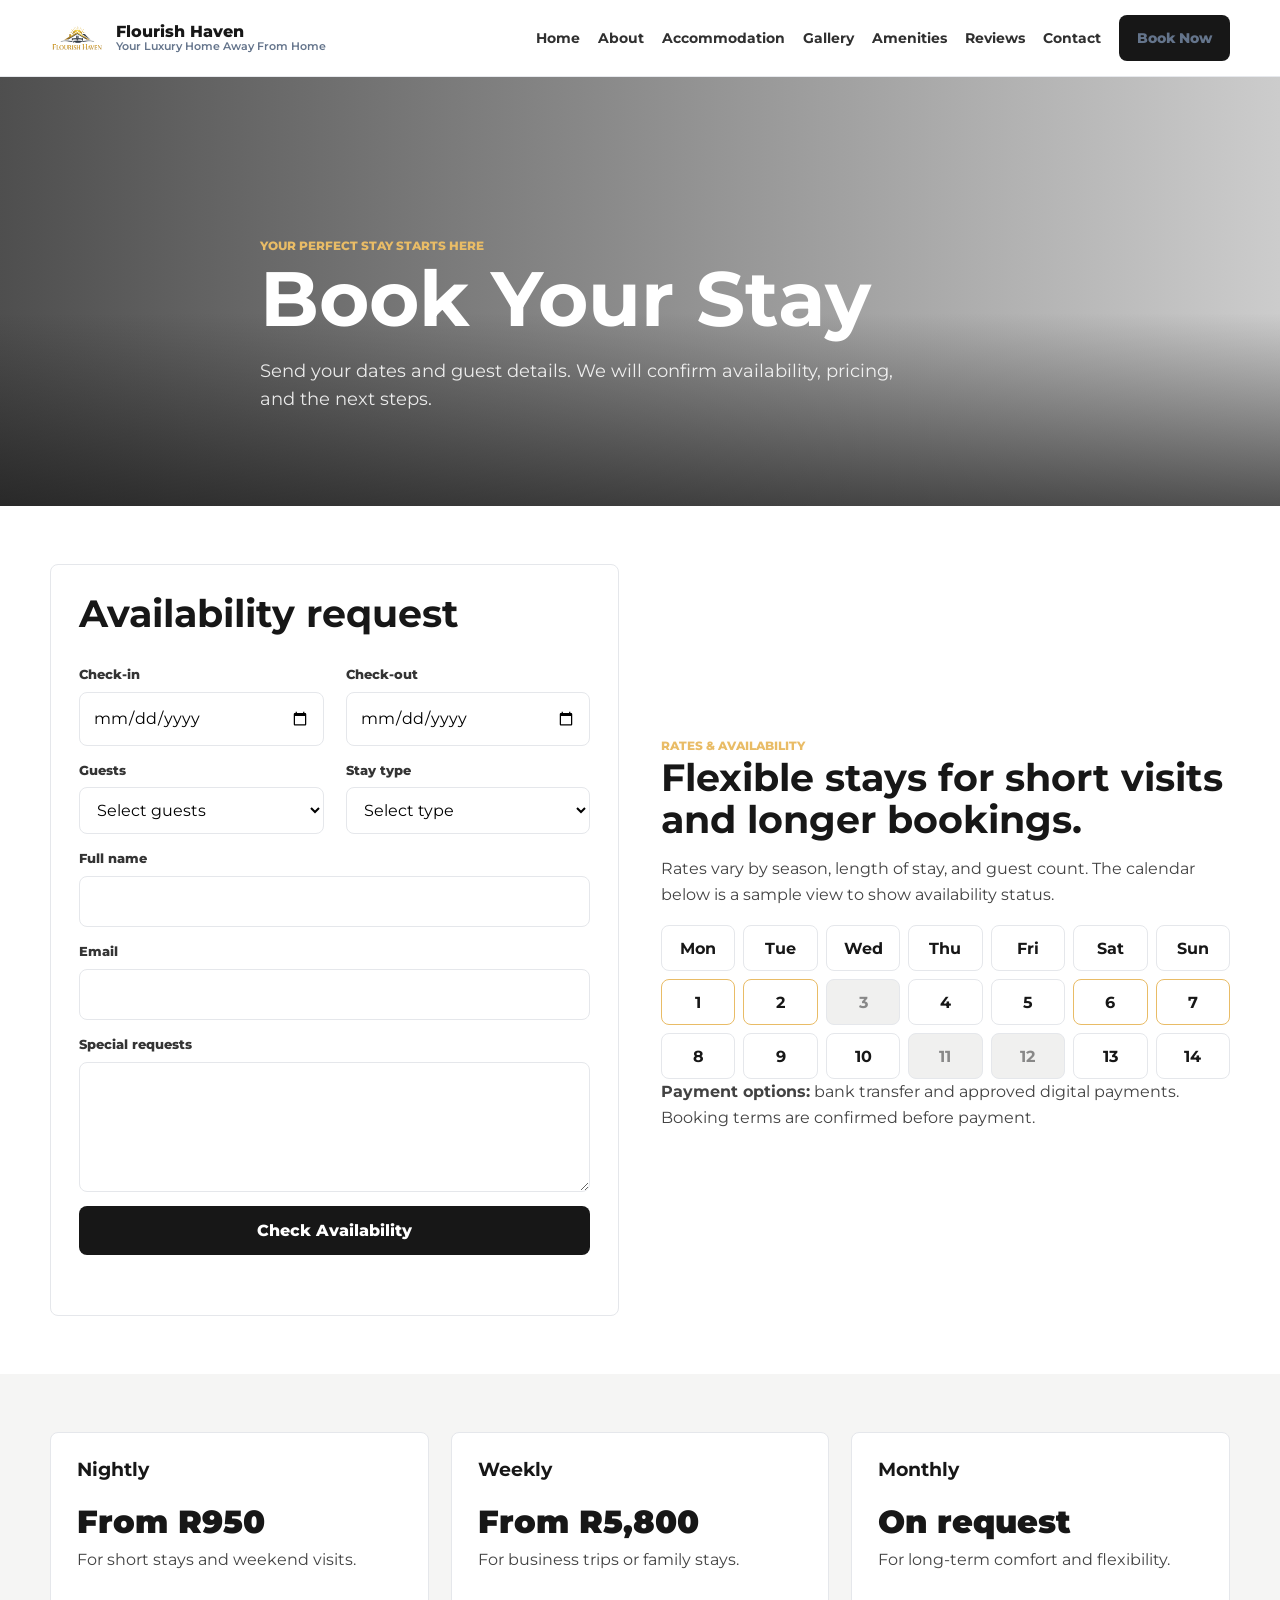
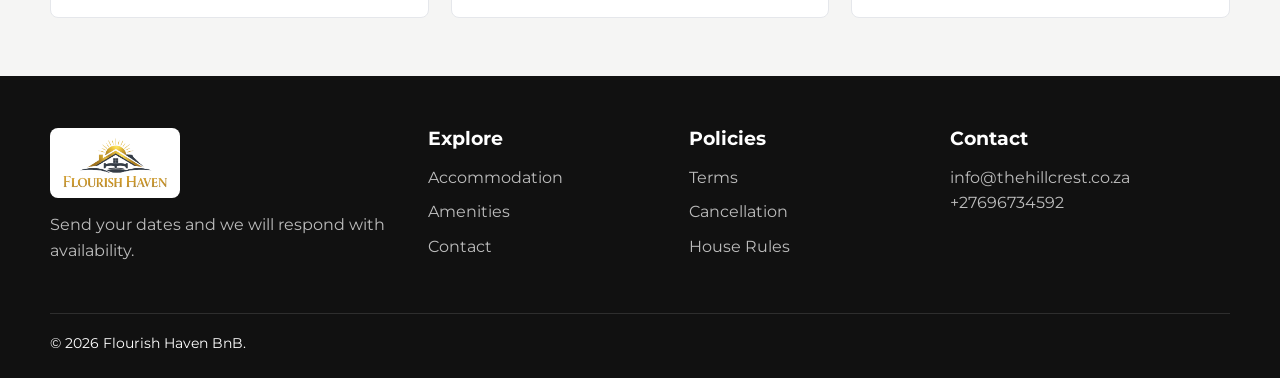
<file: booking.html>
<!doctype html>
<html lang="en">
<head>
  <meta charset="utf-8"><meta name="viewport" content="width=device-width, initial-scale=1">
  <title>Book Now | Flourish Haven BnB</title>
  <meta name="description" content="Request availability and book your stay at Flourish Haven BnB. View rates, calendar examples, payment options, and booking terms.">
  <link rel="preconnect" href="https://fonts.googleapis.com"><link rel="preconnect" href="https://fonts.gstatic.com" crossorigin><link href="https://fonts.googleapis.com/css2?family=Montserrat:wght@400;600;700;800;900&display=swap" rel="stylesheet"><link rel="stylesheet" href="styles.css">
</head>
<body>
  <header class="topbar"><nav class="nav container"><a class="brand" href="index.html"><img src="assets/flourishhaven-logo.png" alt="Flourish Haven logo"><span>Flourish Haven<small>Your Luxury Home Away From Home</small></span></a><button class="hamburger" aria-label="Open menu" aria-expanded="false"><span></span><span></span><span></span></button><div class="menu"><a href="index.html">Home</a><a href="about.html">About</a><a href="accommodation.html">Accommodation</a><a href="gallery.html">Gallery</a><a href="amenities-attractions.html">Amenities</a><a href="reviews-faq.html">Reviews</a><a href="contact.html">Contact</a><a class="btn active" href="booking.html">Book Now</a></div></nav></header>
  <main>
    <section class="hero compact"><div class="slide active" style="--image:url('https://images.unsplash.com/photo-1556745757-8d76bdb6984b?auto=format&fit=crop&w=1800&q=80')"></div><div class="container hero-content"><span class="eyebrow">Your perfect stay starts here</span><h1>Book Your Stay</h1><p>Send your dates and guest details. We will confirm availability, pricing, and the next steps.</p></div></section>
    <section class="section"><div class="container split fade-in"><form class="panel form" data-validate><h2>Availability request</h2><div class="grid two"><div class="field"><label for="arrival">Check-in</label><input id="arrival" name="arrival" type="date" required></div><div class="field"><label for="departure">Check-out</label><input id="departure" name="departure" type="date" required></div></div><div class="grid two"><div class="field"><label for="guests">Guests</label><select id="guests" name="guests" required><option value="">Select guests</option><option>1 guest</option><option>2 guests</option><option>3 guests</option><option>4 guests</option><option>5 guests</option></select></div><div class="field"><label for="stay">Stay type</label><select id="stay" name="stay" required><option value="">Select type</option><option>Business</option><option>Leisure</option><option>Family visit</option><option>Long-term stay</option></select></div></div><div class="field"><label for="booker">Full name</label><input id="booker" name="booker" required></div><div class="field"><label for="booking-email">Email</label><input id="booking-email" name="booking-email" type="email" required></div><div class="field"><label for="notes">Special requests</label><textarea id="notes" name="notes"></textarea></div><button class="btn" type="submit">Check Availability</button><p class="form-message" role="status"></p></form><div><span class="eyebrow">Rates & availability</span><h2>Flexible stays for short visits and longer bookings.</h2><p>Rates vary by season, length of stay, and guest count. The calendar below is a sample view to show availability status.</p><div class="calendar" aria-label="Sample availability calendar"><span>Mon</span><span>Tue</span><span>Wed</span><span>Thu</span><span>Fri</span><span>Sat</span><span>Sun</span><span class="open">1</span><span class="open">2</span><span class="busy">3</span><span>4</span><span>5</span><span class="open">6</span><span class="open">7</span><span>8</span><span>9</span><span>10</span><span class="busy">11</span><span class="busy">12</span><span>13</span><span>14</span></div><p><strong>Payment options:</strong> bank transfer and approved digital payments. Booking terms are confirmed before payment.</p></div></div></section>
    <section class="section muted"><div class="container grid three fade-in"><div class="rate"><h3>Nightly</h3><div class="price">From R950</div><p>For short stays and weekend visits.</p></div><div class="rate"><h3>Weekly</h3><div class="price">From R5,800</div><p>For business trips or family stays.</p></div><div class="rate"><h3>Monthly</h3><div class="price">On request</div><p>For long-term comfort and flexibility.</p></div></div></section>
  </main>
  <footer class="footer"><div class="container footer-grid"><div><img class="footer-logo" src="assets/flourishhaven-logo.png" alt="Flourish Haven logo"><p>Send your dates and we will respond with availability.</p></div><div><h3>Explore</h3><ul><li><a href="accommodation.html">Accommodation</a></li><li><a href="amenities-attractions.html">Amenities</a></li><li><a href="contact.html">Contact</a></li></ul></div><div><h3>Policies</h3><ul><li><a href="policies.html#terms">Terms</a></li><li><a href="policies.html#cancellation">Cancellation</a></li><li><a href="policies.html#rules">House Rules</a></li></ul></div><div><h3>Contact</h3><p>info@thehillcrest.co.za<br>+27696734592</p></div></div><div class="container copyright">&copy; 2026 Flourish Haven BnB.</div></footer><button class="back-to-top" aria-label="Back to top">&#8593;</button><script src="script.js"></script>
</body>
</html>
</file>
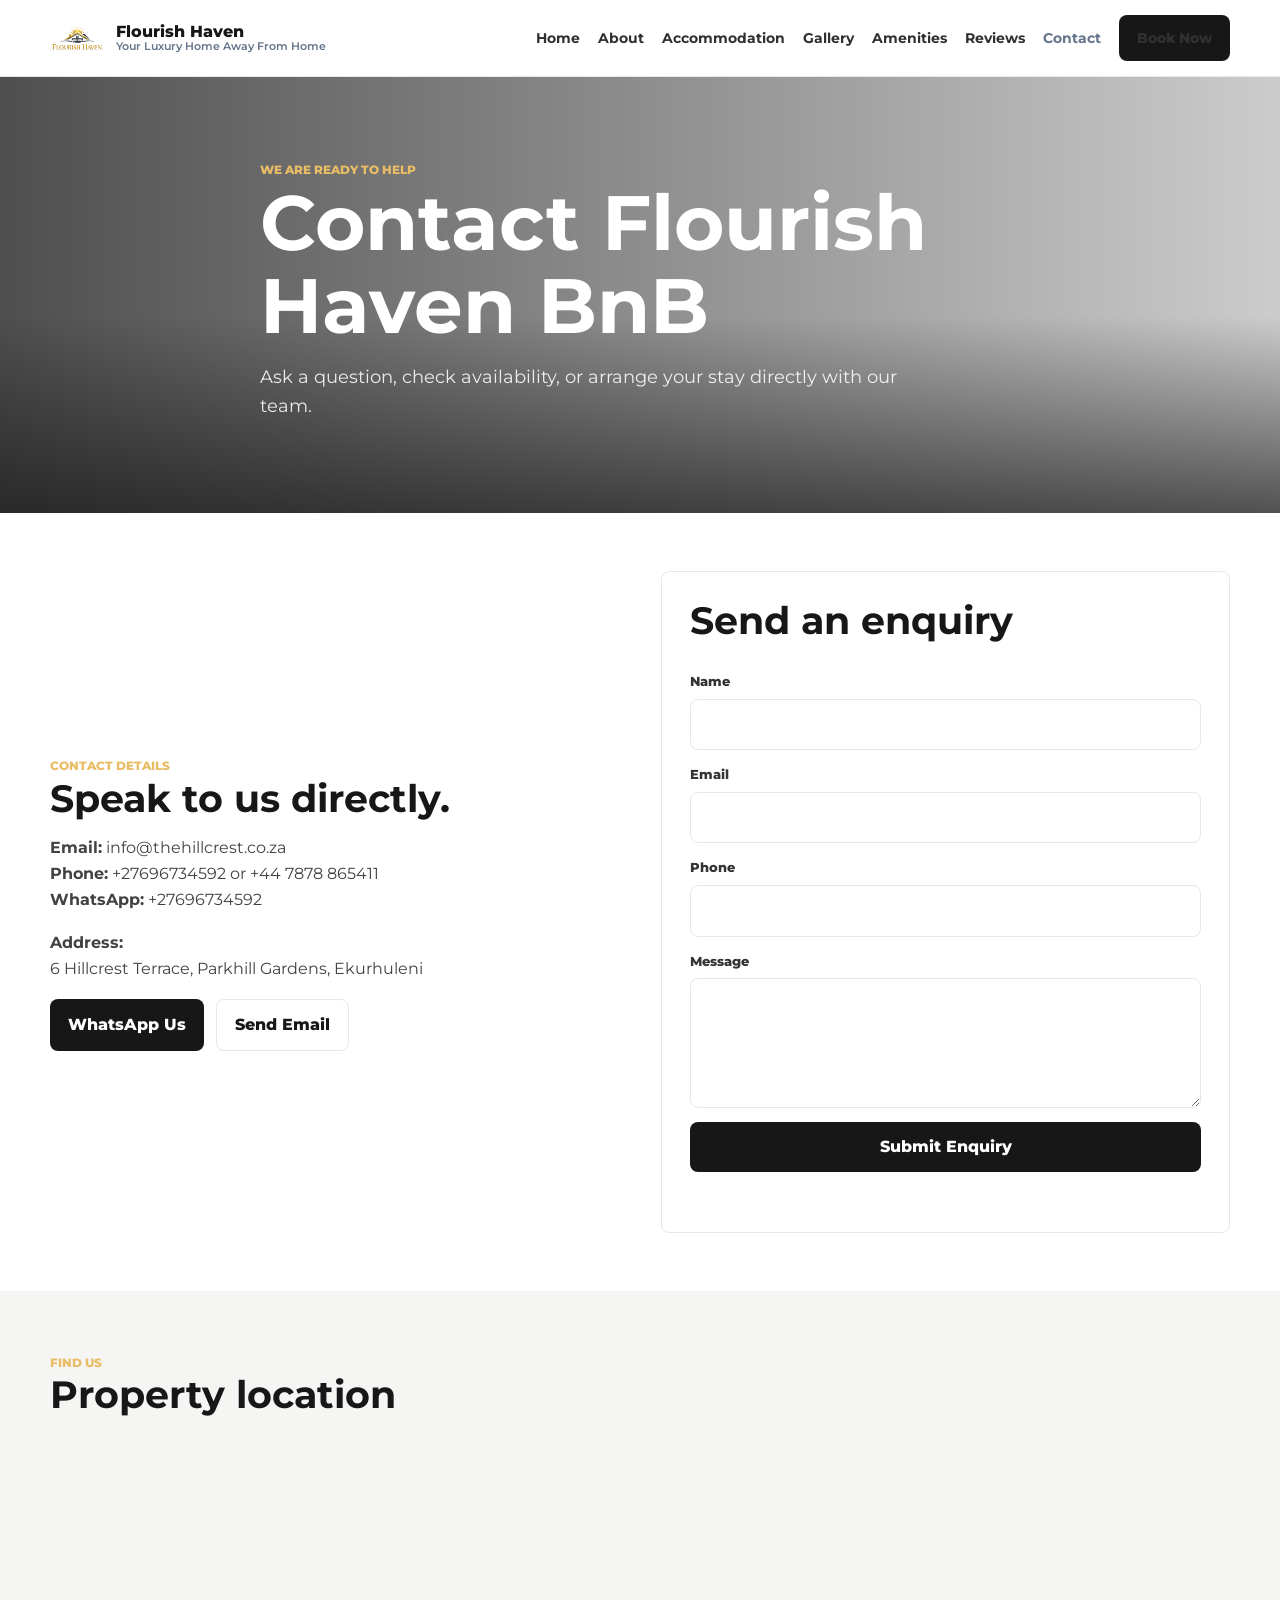
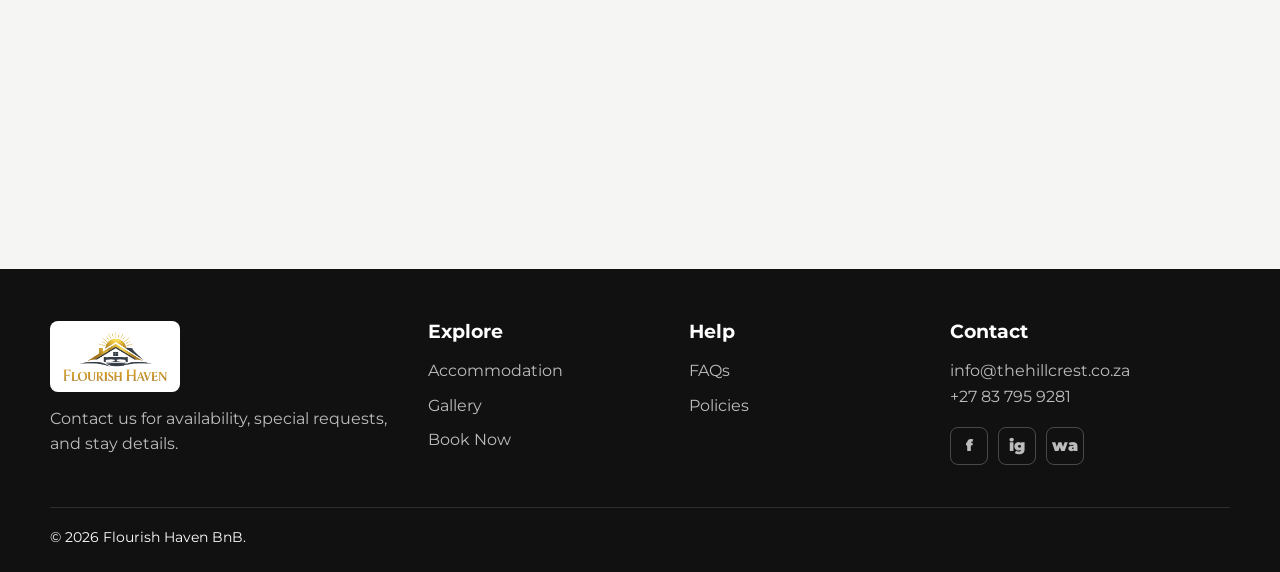
<file: contact.html>
<!doctype html>
<html lang="en">
<head>
  <meta charset="utf-8"><meta name="viewport" content="width=device-width, initial-scale=1">
  <title>Contact Us | Flourish Haven BnB</title>
  <meta name="description" content="Contact Flourish Haven BnB by email, phone, WhatsApp, or the contact form. Find the property at 6 Hillcrest Terrace, Parkhill Gardens, Ekurhuleni.">
  <link rel="preconnect" href="https://fonts.googleapis.com"><link rel="preconnect" href="https://fonts.gstatic.com" crossorigin><link href="https://fonts.googleapis.com/css2?family=Montserrat:wght@400;600;700;800;900&display=swap" rel="stylesheet"><link rel="stylesheet" href="styles.css">
</head>
<body>
  <header class="topbar"><nav class="nav container"><a class="brand" href="index.html"><img src="assets/flourishhaven-logo.png" alt="Flourish Haven logo"><span>Flourish Haven<small>Your Luxury Home Away From Home</small></span></a><button class="hamburger" aria-label="Open menu" aria-expanded="false"><span></span><span></span><span></span></button><div class="menu"><a href="index.html">Home</a><a href="about.html">About</a><a href="accommodation.html">Accommodation</a><a href="gallery.html">Gallery</a><a href="amenities-attractions.html">Amenities</a><a href="reviews-faq.html">Reviews</a><a class="active" href="contact.html">Contact</a><a class="btn" href="booking.html">Book Now</a></div></nav></header>
  <main>
    <section class="hero compact"><div class="slide active" style="--image:url('https://images.unsplash.com/photo-1497366754035-f200968a6e72?auto=format&fit=crop&w=1800&q=80')"></div><div class="container hero-content"><span class="eyebrow">We are ready to help</span><h1>Contact Flourish Haven BnB</h1><p>Ask a question, check availability, or arrange your stay directly with our team.</p></div></section>
    <section class="section"><div class="container split fade-in"><div><span class="eyebrow">Contact details</span><h2>Speak to us directly.</h2><p><strong>Email:</strong> info@thehillcrest.co.za<br><strong>Phone:</strong> +27696734592 or +44 7878 865411<br><strong>WhatsApp:</strong> +27696734592</p><p><strong>Address:</strong><br>6 Hillcrest Terrace, Parkhill Gardens, Ekurhuleni</p><div class="actions"><a class="btn" href="https://wa.me/27696734592">WhatsApp Us</a><a class="btn outline" href="mailto:info@thehillcrest.co.za">Send Email</a></div></div><form class="panel form" data-validate><h2>Send an enquiry</h2><div class="field"><label for="name">Name</label><input id="name" name="name" required></div><div class="field"><label for="email">Email</label><input id="email" name="email" type="email" required></div><div class="field"><label for="phone">Phone</label><input id="phone" name="phone"></div><div class="field"><label for="message">Message</label><textarea id="message" name="message" required></textarea></div><button class="btn" type="submit">Submit Enquiry</button><p class="form-message" role="status"></p></form></div></section>
    <section class="section muted"><div class="container fade-in"><div class="section-head"><span class="eyebrow">Find us</span><h2>Property location</h2></div><iframe class="map" title="Flourish Haven BnB map" loading="lazy" referrerpolicy="no-referrer-when-downgrade" src="https://www.google.com/maps?q=-26.24018799856529,28.191976953076963&z=15&output=embed"></iframe></div></section>
  </main>
  <footer class="footer"><div class="container footer-grid"><div><img class="footer-logo" src="assets/flourishhaven-logo.png" alt="Flourish Haven logo"><p>Contact us for availability, special requests, and stay details.</p></div><div><h3>Explore</h3><ul><li><a href="accommodation.html">Accommodation</a></li><li><a href="gallery.html">Gallery</a></li><li><a href="booking.html">Book Now</a></li></ul></div><div><h3>Help</h3><ul><li><a href="reviews-faq.html">FAQs</a></li><li><a href="policies.html">Policies</a></li></ul></div><div><h3>Contact</h3><p>info@thehillcrest.co.za<br>+27 83 795 9281</p><div class="socials"><a href="#">f</a><a href="#">ig</a><a href="https://wa.me/27837959281">wa</a></div></div></div><div class="container copyright">&copy; 2026 Flourish Haven BnB.</div></footer><button class="back-to-top" aria-label="Back to top">&#8593;</button><script src="script.js"></script>
</body>
</html>
</file>
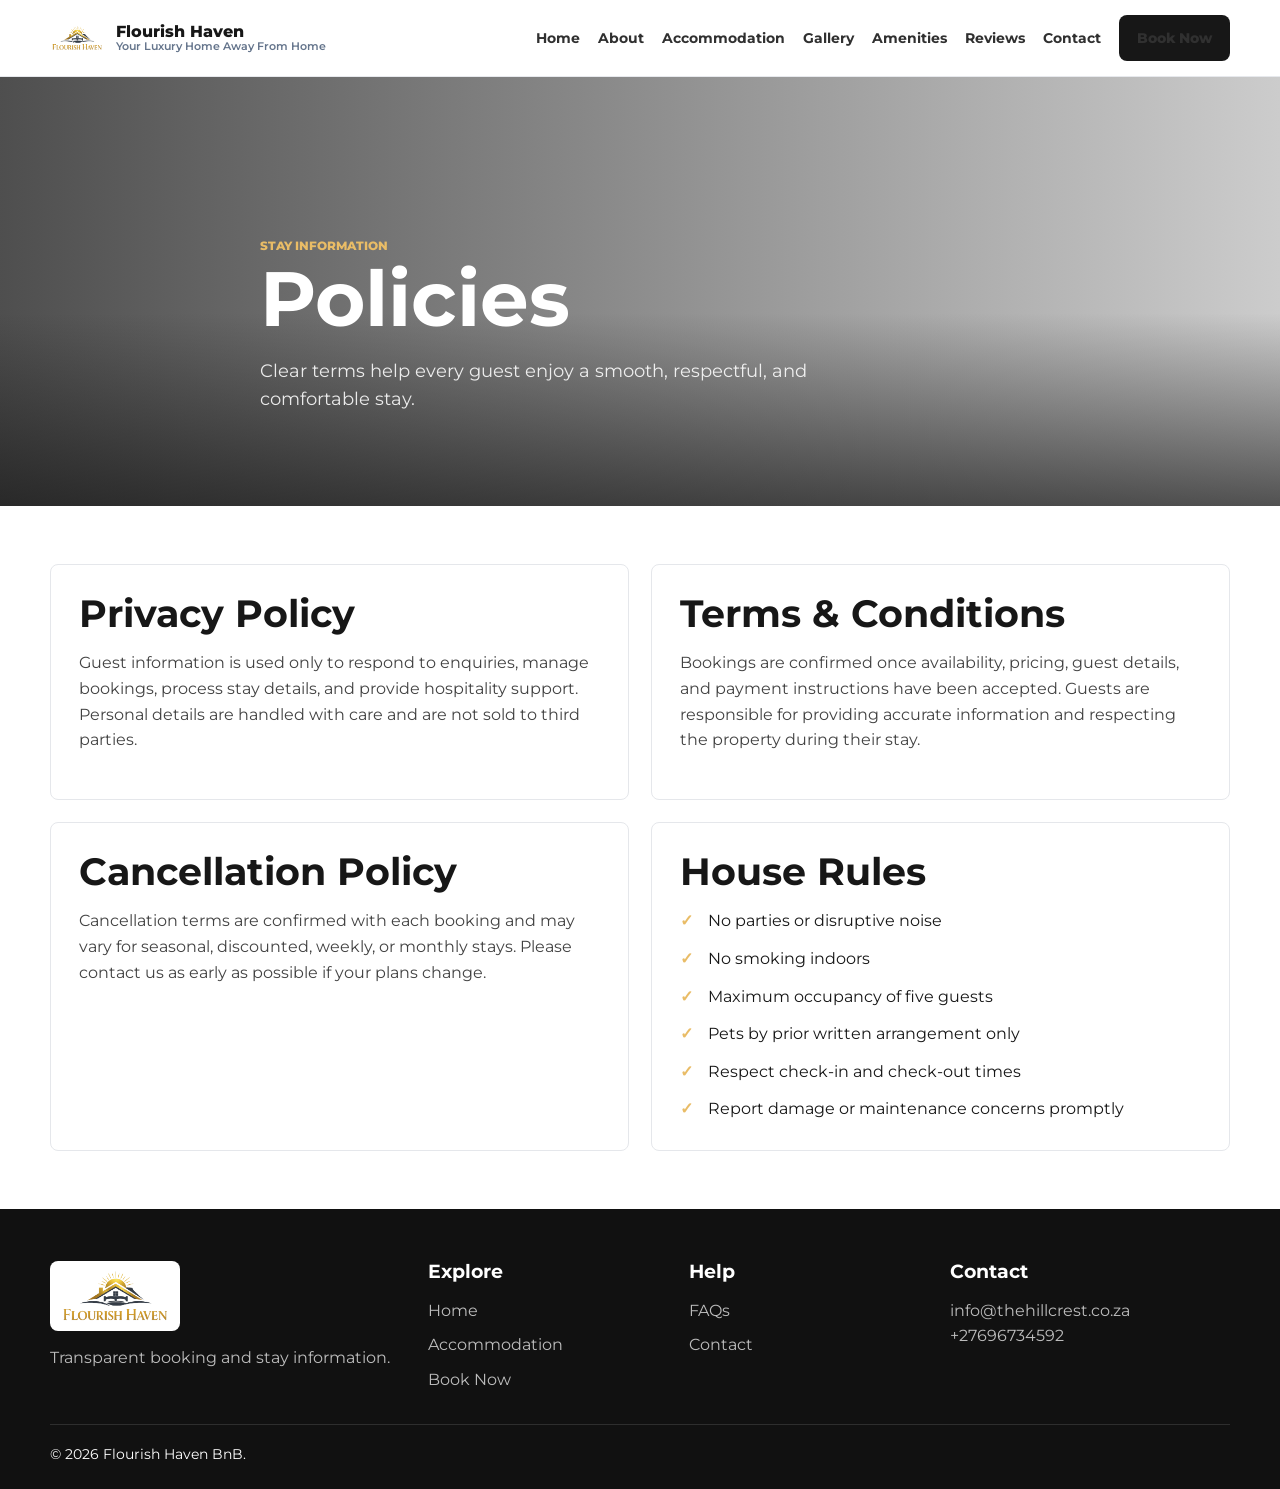
<file: policies.html>
<!doctype html>
<html lang="en">
<head>
  <meta charset="utf-8"><meta name="viewport" content="width=device-width, initial-scale=1">
  <title>Policies | Flourish Haven BnB</title>
  <meta name="description" content="Review Flourish Haven BnB privacy policy, terms and conditions, cancellation policy, and house rules.">
  <link rel="preconnect" href="https://fonts.googleapis.com"><link rel="preconnect" href="https://fonts.gstatic.com" crossorigin><link href="https://fonts.googleapis.com/css2?family=Montserrat:wght@400;600;700;800;900&display=swap" rel="stylesheet"><link rel="stylesheet" href="styles.css">
</head>
<body>
  <header class="topbar"><nav class="nav container"><a class="brand" href="index.html"><img src="assets/flourishhaven-logo.png" alt="Flourish Haven logo"><span>Flourish Haven<small>Your Luxury Home Away From Home</small></span></a><button class="hamburger" aria-label="Open menu" aria-expanded="false"><span></span><span></span><span></span></button><div class="menu"><a href="index.html">Home</a><a href="about.html">About</a><a href="accommodation.html">Accommodation</a><a href="gallery.html">Gallery</a><a href="amenities-attractions.html">Amenities</a><a href="reviews-faq.html">Reviews</a><a href="contact.html">Contact</a><a class="btn" href="booking.html">Book Now</a></div></nav></header>
  <main>
    <section class="hero compact"><div class="slide active" style="--image:url('https://images.unsplash.com/photo-1450101499163-c8848c66ca85?auto=format&fit=crop&w=1800&q=80')"></div><div class="container hero-content"><span class="eyebrow">Stay information</span><h1>Policies</h1><p>Clear terms help every guest enjoy a smooth, respectful, and comfortable stay.</p></div></section>
    <section class="section"><div class="container grid two fade-in">
      <article class="panel" id="privacy"><h2>Privacy Policy</h2><p>Guest information is used only to respond to enquiries, manage bookings, process stay details, and provide hospitality support. Personal details are handled with care and are not sold to third parties.</p></article>
      <article class="panel" id="terms"><h2>Terms & Conditions</h2><p>Bookings are confirmed once availability, pricing, guest details, and payment instructions have been accepted. Guests are responsible for providing accurate information and respecting the property during their stay.</p></article>
      <article class="panel" id="cancellation"><h2>Cancellation Policy</h2><p>Cancellation terms are confirmed with each booking and may vary for seasonal, discounted, weekly, or monthly stays. Please contact us as early as possible if your plans change.</p></article>
      <article class="panel" id="rules"><h2>House Rules</h2><ul class="check-list"><li>No parties or disruptive noise</li><li>No smoking indoors</li><li>Maximum occupancy of five guests</li><li>Pets by prior written arrangement only</li><li>Respect check-in and check-out times</li><li>Report damage or maintenance concerns promptly</li></ul></article>
    </div></section>
  </main>
  <footer class="footer"><div class="container footer-grid"><div><img class="footer-logo" src="assets/flourishhaven-logo.png" alt="Flourish Haven logo"><p>Transparent booking and stay information.</p></div><div><h3>Explore</h3><ul><li><a href="index.html">Home</a></li><li><a href="accommodation.html">Accommodation</a></li><li><a href="booking.html">Book Now</a></li></ul></div><div><h3>Help</h3><ul><li><a href="reviews-faq.html">FAQs</a></li><li><a href="contact.html">Contact</a></li></ul></div><div><h3>Contact</h3><p>info@thehillcrest.co.za<br>+27696734592</p></div></div><div class="container copyright">&copy; 2026 Flourish Haven BnB.</div></footer><button class="back-to-top" aria-label="Back to top">&#8593;</button><script src="script.js"></script>
</body>
</html>
</file>
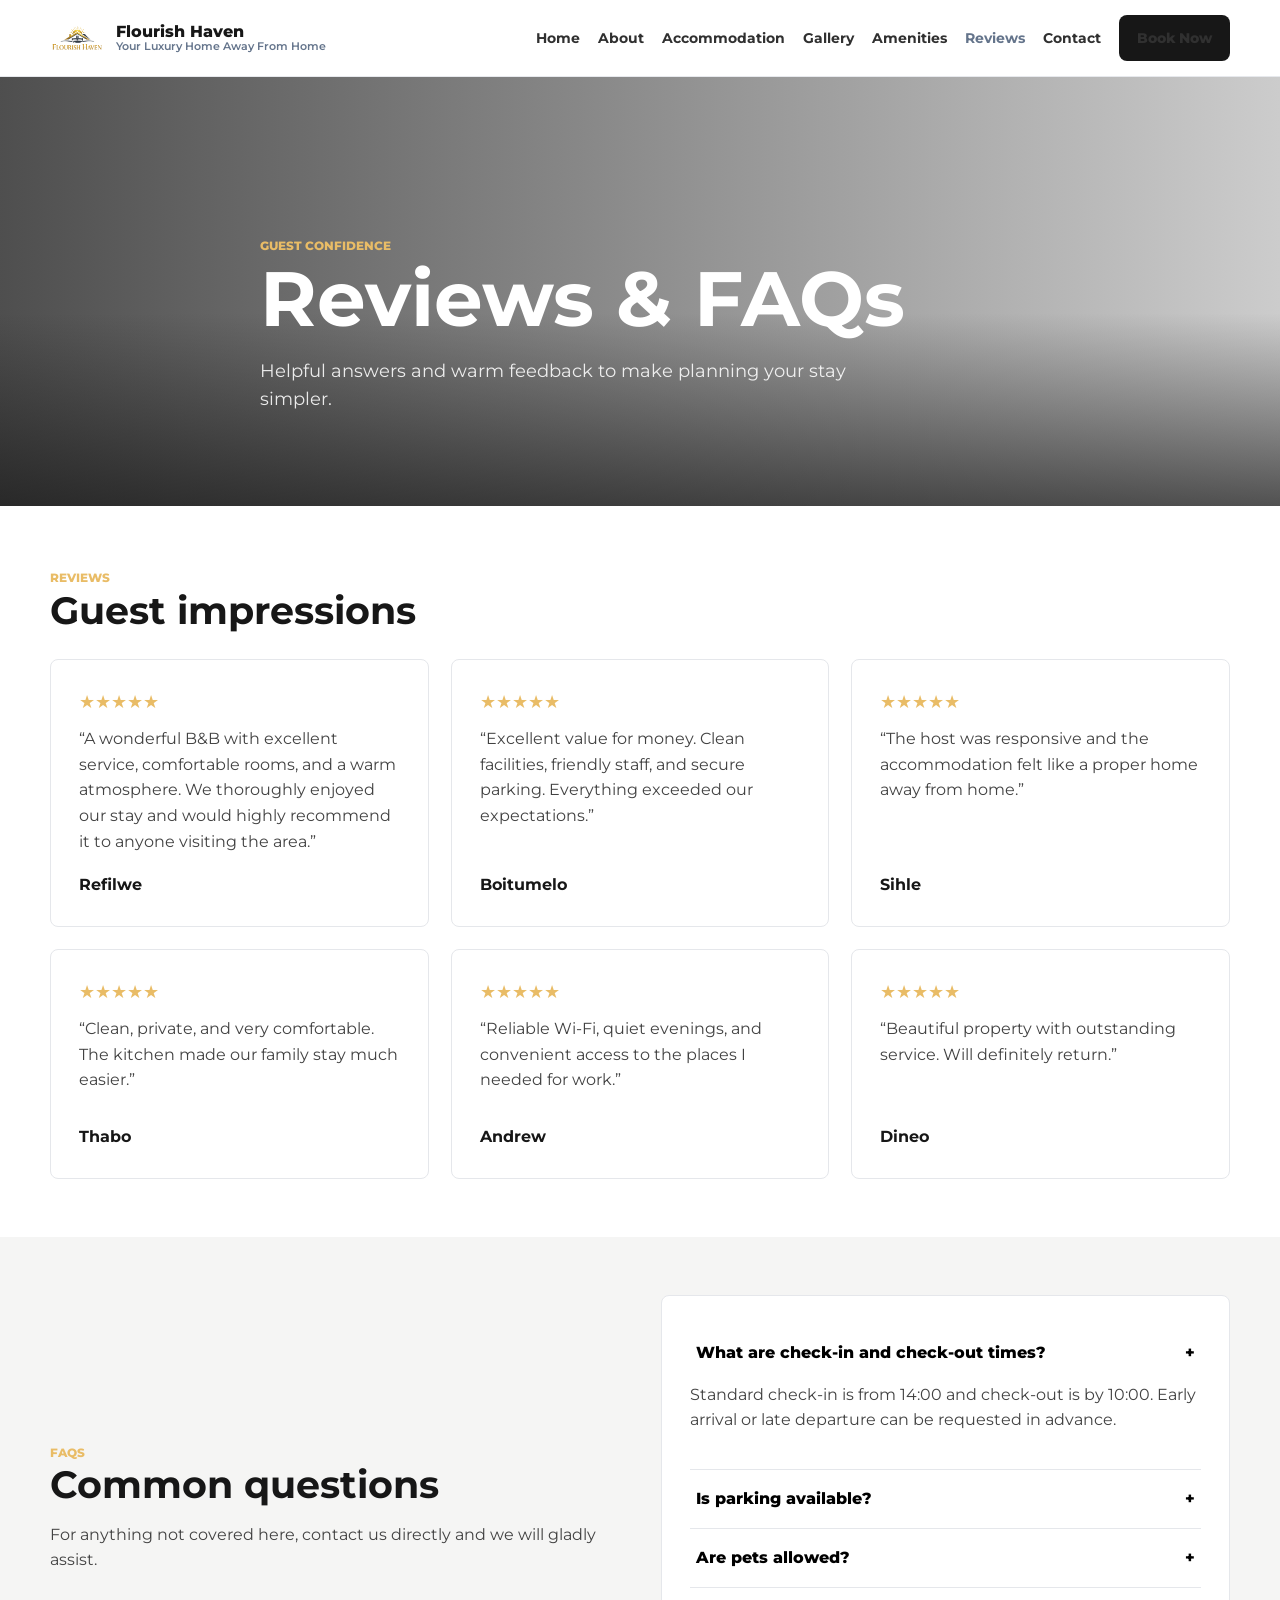
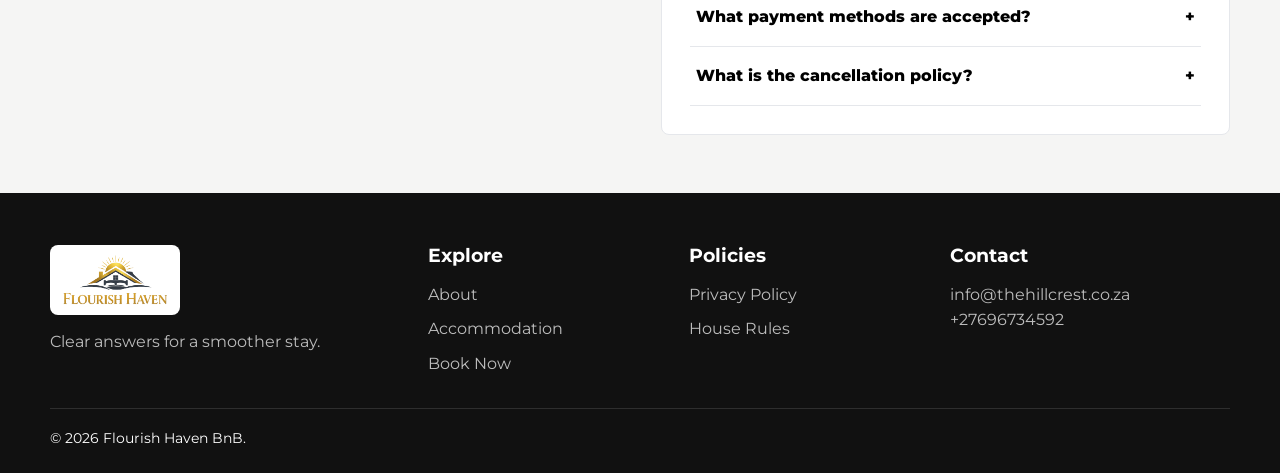
<file: reviews-faq.html>
<!doctype html>
<html lang="en">
<head>
  <meta charset="utf-8"><meta name="viewport" content="width=device-width, initial-scale=1">
  <title>Guest Reviews & FAQs | Flourish Haven BnB</title>
  <meta name="description" content="Read guest review examples and frequently asked questions about check-in, house rules, parking, pets, payment, and cancellation at Flourish Haven BnB.">
  <link rel="preconnect" href="https://fonts.googleapis.com"><link rel="preconnect" href="https://fonts.gstatic.com" crossorigin><link href="https://fonts.googleapis.com/css2?family=Montserrat:wght@400;600;700;800;900&display=swap" rel="stylesheet"><link rel="stylesheet" href="styles.css">
</head>
<body>
  <header class="topbar"><nav class="nav container"><a class="brand" href="index.html"><img src="assets/flourishhaven-logo.png" alt="Flourish Haven logo"><span>Flourish Haven<small>Your Luxury Home Away From Home</small></span></a><button class="hamburger" aria-label="Open menu" aria-expanded="false"><span></span><span></span><span></span></button><div class="menu"><a href="index.html">Home</a><a href="about.html">About</a><a href="accommodation.html">Accommodation</a><a href="gallery.html">Gallery</a><a href="amenities-attractions.html">Amenities</a><a class="active" href="reviews-faq.html">Reviews</a><a href="contact.html">Contact</a><a class="btn" href="booking.html">Book Now</a></div></nav></header>
  <main>
    <section class="hero compact"><div class="slide active" style="--image:url('https://images.unsplash.com/photo-1551836022-d5d88e9218df?auto=format&fit=crop&w=1800&q=80')"></div><div class="container hero-content"><span class="eyebrow">Guest confidence</span><h1>Reviews & FAQs</h1><p>Helpful answers and warm feedback to make planning your stay simpler.</p></div></section>
    <section class="section">
	<div class="container fade-in"><div class="section-head"><span class="eyebrow">Reviews</span><h2>Guest impressions</h2></div><div class="grid three">
	<div class="panel testimonial"><div><div class="stars">&#9733;&#9733;&#9733;&#9733;&#9733;</div><p>&ldquo;A wonderful B&B with excellent service, comfortable rooms, and a warm atmosphere. We thoroughly enjoyed our stay and would highly recommend it to anyone visiting the area.&rdquo;</p></div><strong>Refilwe</strong></div>
	<div class="panel testimonial"><div><div class="stars">&#9733;&#9733;&#9733;&#9733;&#9733;</div><p>&ldquo;Excellent value for money. Clean facilities, friendly staff, and secure parking. Everything exceeded our expectations.&rdquo;</p></div><strong>Boitumelo</strong></div>
	<div class="panel testimonial"><div><div class="stars">&#9733;&#9733;&#9733;&#9733;&#9733;</div><p>&ldquo;The host was responsive and the accommodation felt like a proper home away from home.&rdquo;</p></div><strong>Sihle</strong></div>
	<div class="panel testimonial"><div><div class="stars">&#9733;&#9733;&#9733;&#9733;&#9733;</div><p>&ldquo;Clean, private, and very comfortable. The kitchen made our family stay much easier.&rdquo;</p></div><strong>Thabo</strong></div>
	<div class="panel testimonial"><div><div class="stars">&#9733;&#9733;&#9733;&#9733;&#9733;</div><p>&ldquo;Reliable Wi-Fi, quiet evenings, and convenient access to the places I needed for work.&rdquo;</p></div><strong>Andrew</strong></div>
	<div class="panel testimonial"><div><div class="stars">&#9733;&#9733;&#9733;&#9733;&#9733;</div><p>&ldquo;Beautiful property with outstanding service. Will definitely return.&rdquo;</p></div><strong>Dineo</strong></div>
	
	</div></div></section>
	
    <section class="section muted"><div class="container split fade-in"><div><span class="eyebrow">FAQs</span><h2>Common questions</h2><p>For anything not covered here, contact us directly and we will gladly assist.</p></div><div class="panel">
      <div class="faq-item open"><button class="faq-question" aria-expanded="true">What are check-in and check-out times?<span>+</span></button><div class="faq-answer"><p>Standard check-in is from 14:00 and check-out is by 10:00. Early arrival or late departure can be requested in advance.</p></div></div>
      <div class="faq-item"><button class="faq-question" aria-expanded="false">Is parking available?<span>+</span></button><div class="faq-answer"><p>Yes. The accommodation includes one dedicated car port.</p></div></div>
      <div class="faq-item"><button class="faq-question" aria-expanded="false">Are pets allowed?<span>+</span></button><div class="faq-answer"><p>Pets are not allowed.</p></div></div>
      <div class="faq-item"><button class="faq-question" aria-expanded="false">What payment methods are accepted?<span>+</span></button><div class="faq-answer"><p>Bank transfer and approved digital payment options are available. Payment details are confirmed during booking.</p></div></div>
      <div class="faq-item"><button class="faq-question" aria-expanded="false">What is the cancellation policy?<span>+</span></button><div class="faq-answer"><p>Cancellations are handled according to the booking terms supplied at confirmation. Flexible options may be available for longer stays.</p></div></div>
    </div></div></section>
  </main>
  <footer class="footer"><div class="container footer-grid"><div><img class="footer-logo" src="assets/flourishhaven-logo.png" alt="Flourish Haven logo"><p>Clear answers for a smoother stay.</p></div><div><h3>Explore</h3><ul><li><a href="about.html">About</a></li><li><a href="accommodation.html">Accommodation</a></li><li><a href="booking.html">Book Now</a></li></ul></div><div><h3>Policies</h3><ul><li><a href="policies.html">Privacy Policy</a></li><li><a href="policies.html#rules">House Rules</a></li></ul></div><div><h3>Contact</h3><p>info@thehillcrest.co.za<br>+27696734592</p></div></div><div class="container copyright">&copy; 2026 Flourish Haven BnB.</div></footer><button class="back-to-top" aria-label="Back to top">&#8593;</button><script src="script.js"></script>
</body>
</html>
</file>
<file: styles.css>
:root {
  --slate: #64748b;
  --neutral: #171717;
  --muted: #f5f5f4;
  --line: #e5e7eb;
  --gold: #e9bc66;
  --white: #ffffff;
  --shadow: 0 18px 50px rgba(23, 23, 23, 0.12);
  --radius: 8px;
  --container: 1180px;
}

* {
  box-sizing: border-box;
}

html {
  scroll-behavior: smooth;
}

body {
  margin: 0;
  font-family: "Montserrat", Arial, sans-serif;
  color: var(--neutral);
  background: var(--white);
  line-height: 1.6;
}

img {
  display: block;
  max-width: 100%;
}

a {
  color: inherit;
  text-decoration: none;
}

.container {
  width: min(var(--container), calc(100% - 32px));
  margin: 0 auto;
}

.topbar {
  position: fixed;
  inset: 0 0 auto;
  z-index: 50;
  background: rgba(255, 255, 255, 0.94);
  border-bottom: 1px solid rgba(229, 231, 235, 0.9);
  backdrop-filter: blur(14px);
}

.nav {
  height: 76px;
  display: flex;
  align-items: center;
  justify-content: space-between;
  gap: 20px;
}

.brand {
  display: flex;
  align-items: center;
  gap: 12px;
  min-width: 210px;
  font-weight: 800;
  letter-spacing: 0;
}

.brand img {
  width: 54px;
  height: 38px;
  object-fit: contain;
}

.brand span {
  display: grid;
  line-height: 1.05;
}

.brand small {
  color: var(--slate);
  font-weight: 600;
  font-size: 0.68rem;
}

.menu {
  display: flex;
  align-items: center;
  gap: 18px;
  font-size: 0.88rem;
  font-weight: 700;
}

.menu a {
  color: #303030;
  transition: color 0.2s ease;
}

.menu a:hover,
.menu a.active {
  color: var(--slate);
}

.btn {
  border: 0;
  border-radius: var(--radius);
  background: var(--neutral);
  color: var(--white);
  min-height: 44px;
  padding: 12px 18px;
  font: inherit;
  font-weight: 800;
  cursor: pointer;
  display: inline-flex;
  align-items: center;
  justify-content: center;
  gap: 8px;
  transition: transform 0.2s ease, box-shadow 0.2s ease, background 0.2s ease;
}

.btn:hover {
  transform: translateY(-2px);
  box-shadow: var(--shadow);
  background: #2c2c2c;
}

.btn.light {
  background: var(--white);
  color: var(--neutral);
}

.btn.outline {
  background: transparent;
  color: var(--neutral);
  border: 1px solid var(--line);
}

.hamburger {
  display: none;
  width: 44px;
  height: 44px;
  border: 1px solid var(--line);
  border-radius: var(--radius);
  background: var(--white);
  cursor: pointer;
}

.hamburger span {
  display: block;
  width: 20px;
  height: 2px;
  margin: 5px auto;
  background: var(--neutral);
}

main {
  padding-top: 76px;
}

.hero {
  min-height: 650px;
  display: grid;
  align-items: end;
  color: var(--white);
  position: relative;
  overflow: hidden;
  isolation: isolate;
}

.hero.compact {
  min-height: 430px;
}

.slide {
  position: absolute;
  inset: 0;
  opacity: 0;
  transform: scale(1.04);
  transition: opacity 0.9s ease, transform 4s ease;
  background: linear-gradient(90deg, rgba(23, 23, 23, 0.76), rgba(23, 23, 23, 0.22)), var(--image) center/cover;
  z-index: -2;
}

.slide.active {
  opacity: 1;
  transform: scale(1);
}

.hero::after {
  content: "";
  position: absolute;
  inset: auto 0 0;
  height: 45%;
  background: linear-gradient(transparent, rgba(23, 23, 23, 0.68));
  z-index: -1;
}

.hero-content {
  width: min(760px, 100%);
  padding: 80px 0 74px;
}

.eyebrow {
  color: var(--gold);
  font-weight: 800;
  text-transform: uppercase;
  letter-spacing: 0;
  font-size: 0.78rem;
}

h1,
h2,
h3 {
  line-height: 1.08;
  letter-spacing: 0;
  margin: 0 0 16px;
}

h1 {
  font-size: clamp(2.25rem, 6vw, 5.6rem);
  max-width: 880px;
}

h2 {
  font-size: clamp(1.75rem, 3vw, 3.1rem);
}

h3 {
  font-size: 1.2rem;
}

p {
  margin: 0 0 18px;
  color: #424242;
}

.hero p {
  color: rgba(255, 255, 255, 0.88);
  font-size: 1.12rem;
  max-width: 650px;
}

.hero-actions,
.actions {
  display: flex;
  flex-wrap: wrap;
  gap: 12px;
}

.section {
  padding: 58px 0;
}

.section.muted {
  background: var(--muted);
}

.section.dark {
  background: var(--neutral);
  color: var(--white);
}

.section.dark p {
  color: rgba(255, 255, 255, 0.72);
}

.section-head {
  max-width: 720px;
  margin-bottom: 28px;
}

.grid {
  display: grid;
  gap: 22px;
}

.grid.two {
  grid-template-columns: repeat(2, minmax(0, 1fr));
}

.grid.three {
  grid-template-columns: repeat(3, minmax(0, 1fr));
}

.grid.four {
  grid-template-columns: repeat(4, minmax(0, 1fr));
}

.split {
  display: grid;
  grid-template-columns: 1fr 1fr;
  gap: 42px;
  align-items: center;
}

.panel,
.card,
.feature {
  border: 1px solid var(--line);
  border-radius: var(--radius);
  background: var(--white);
}

.panel {
  padding: 28px;
}

.card {
  overflow: hidden;
  transition: transform 0.2s ease, box-shadow 0.2s ease;
}

.card:hover {
  transform: translateY(-4px);
  box-shadow: var(--shadow);
}

.card-content {
  padding: 20px;
}

.card img {
  width: 100%;
  aspect-ratio: 4 / 3;
  object-fit: cover;
}

.feature {
  padding: 22px;
}

.feature strong,
.stat strong {
  display: block;
  font-size: 1.8rem;
  line-height: 1;
}

.feature .icon {
  width: 42px;
  height: 42px;
  border-radius: var(--radius);
  display: grid;
  place-items: center;
  background: rgba(100, 116, 139, 0.13);
  color: var(--slate);
  font-weight: 900;
  margin-bottom: 14px;
}

.image-frame {
  border-radius: var(--radius);
  overflow: hidden;
  box-shadow: var(--shadow);
}

.image-frame img {
  width: 100%;
  min-height: 430px;
  object-fit: cover;
}

.amenity-list,
.check-list {
  display: grid;
  gap: 12px;
  padding: 0;
  margin: 0;
  list-style: none;
}

.amenity-list li,
.check-list li {
  padding-left: 28px;
  position: relative;
}

.amenity-list li::before,
.check-list li::before {
  content: "\2713";
  position: absolute;
  left: 0;
  top: 0;
  color: var(--gold);
  font-weight: 900;
}

.gallery-grid {
  display: grid;
  grid-template-columns: repeat(4, 1fr);
  gap: 12px;
}

.gallery-grid img {
  width: 100%;
  aspect-ratio: 1 / 0.78;
  object-fit: cover;
  border-radius: var(--radius);
  cursor: zoom-in;
}

.testimonial {
  min-height: 230px;
  display: grid;
  align-content: space-between;
}

.stars {
  color: var(--gold);
  font-size: 1.1rem;
  margin-bottom: 10px;
}

.faq-item {
  border-bottom: 1px solid var(--line);
}

.faq-question {
  width: 100%;
  min-height: 58px;
  border: 0;
  background: transparent;
  font: inherit;
  font-weight: 800;
  text-align: left;
  cursor: pointer;
  display: flex;
  justify-content: space-between;
  align-items: center;
  gap: 16px;
}

.faq-answer {
  display: none;
  padding: 0 0 18px;
}

.faq-item.open .faq-answer {
  display: block;
}

.form {
  display: grid;
  gap: 14px;
}

.field {
  display: grid;
  gap: 6px;
}

label {
  font-size: 0.84rem;
  font-weight: 800;
  color: #343434;
}

input,
select,
textarea {
  width: 100%;
  min-height: 46px;
  border: 1px solid var(--line);
  border-radius: var(--radius);
  padding: 12px 13px;
  font: inherit;
  background: var(--white);
}

textarea {
  min-height: 130px;
  resize: vertical;
}

.form-message {
  font-weight: 800;
  color: var(--slate);
}

.rate {
  padding: 26px;
  border-radius: var(--radius);
  background: var(--white);
  border: 1px solid var(--line);
}

.price {
  font-size: 2rem;
  font-weight: 900;
}

.calendar {
  display: grid;
  grid-template-columns: repeat(7, 1fr);
  gap: 8px;
}

.calendar span {
  min-height: 46px;
  border-radius: var(--radius);
  border: 1px solid var(--line);
  display: grid;
  place-items: center;
  font-weight: 700;
  background: var(--white);
}

.calendar .busy {
  background: #f0f0ef;
  color: #888;
}

.calendar .open {
  border-color: var(--gold);
}

.map {
  width: 100%;
  min-height: 360px;
  border: 0;
  border-radius: var(--radius);
  filter: grayscale(0.2);
}

.footer {
  background: #111;
  color: var(--white);
  padding: 52px 0 24px;
}

.footer p,
.footer a {
  color: rgba(255, 255, 255, 0.72);
}

.footer-grid {
  display: grid;
  grid-template-columns: 1.5fr 1fr 1fr 1.2fr;
  gap: 28px;
}

.footer-logo {
  width: 130px;
  margin-bottom: 14px;
  background: #fff;
  border-radius: var(--radius);
  padding: 8px;
}

.footer ul {
  list-style: none;
  padding: 0;
  margin: 0;
  display: grid;
  gap: 9px;
}

.socials {
  display: flex;
  gap: 10px;
}

.socials a {
  width: 38px;
  height: 38px;
  border: 1px solid rgba(255, 255, 255, 0.24);
  border-radius: var(--radius);
  display: grid;
  place-items: center;
  font-weight: 900;
}

.copyright {
  border-top: 1px solid rgba(255, 255, 255, 0.12);
  margin-top: 32px;
  padding-top: 18px;
  font-size: 0.86rem;
}

.back-to-top {
  position: fixed;
  right: 18px;
  bottom: 18px;
  width: 46px;
  height: 46px;
  border: 0;
  border-radius: var(--radius);
  background: var(--neutral);
  color: var(--white);
  font-size: 1.15rem;
  cursor: pointer;
  opacity: 0;
  pointer-events: none;
  transition: opacity 0.2s ease, transform 0.2s ease;
  z-index: 45;
}

.back-to-top.show {
  opacity: 1;
  pointer-events: auto;
}

.lightbox {
  position: fixed;
  inset: 0;
  z-index: 100;
  background: rgba(0, 0, 0, 0.88);
  display: none;
  place-items: center;
  padding: 24px;
}

.lightbox.open {
  display: grid;
}

.lightbox img {
  max-height: 84vh;
  border-radius: var(--radius);
}

.lightbox button {
  position: absolute;
  top: 18px;
  right: 18px;
}

.fade-in {
  opacity: 0;
  transform: translateY(22px);
  transition: opacity 0.7s ease, transform 0.7s ease;
}

.fade-in.visible {
  opacity: 1;
  transform: translateY(0);
}

@media (max-width: 980px) {
  .hamburger {
    display: block;
  }

  .menu {
    position: fixed;
    inset: 76px 0 auto;
    background: var(--white);
    border-bottom: 1px solid var(--line);
    display: none;
    padding: 18px;
    flex-direction: column;
    align-items: stretch;
  }

  .menu.open {
    display: flex;
  }

  .grid.two,
  .grid.three,
  .grid.four,
  .split,
  .footer-grid {
    grid-template-columns: 1fr 1fr;
  }

  .gallery-grid {
    grid-template-columns: repeat(2, 1fr);
  }
}

@media (max-width: 640px) {
  .brand {
    min-width: 0;
  }

  .brand span {
    font-size: 0.86rem;
  }

  .hero,
  .hero.compact {
    min-height: 540px;
  }

  .section {
    padding: 42px 0;
  }

  .grid.two,
  .grid.three,
  .grid.four,
  .split,
  .footer-grid {
    grid-template-columns: 1fr;
  }

  .hero-content {
    padding: 58px 0;
  }

  .gallery-grid {
    grid-template-columns: 1fr;
  }

  .calendar {
    gap: 5px;
  }

  .calendar span {
    min-height: 38px;
    font-size: 0.8rem;
  }
}
</file>
